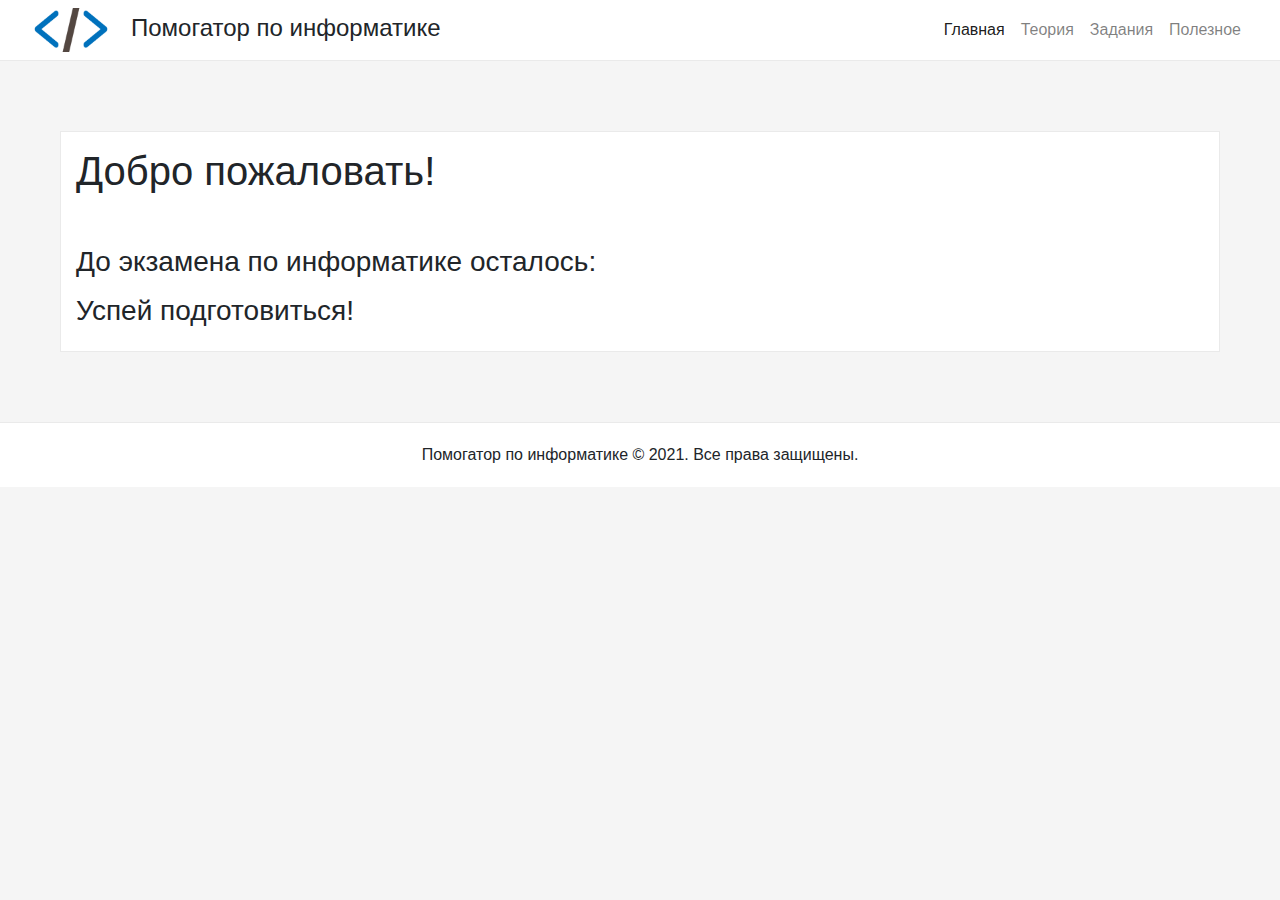
<file: index.html>
<!DOCTYPE html>
<html lang="ru">
<head>
    <meta charset="UTF-8">
    <meta http-equiv="X-UA-Compatible" content="IE=edge">
    <meta name="viewport" content="width=device-width, initial-scale=1.0">
    <title>Информатика</title>
    <link rel="stylesheet" href="https://maxcdn.bootstrapcdn.com/bootstrap/4.0.0/css/bootstrap.min.css" integrity="sha384-Gn5384xqQ1aoWXA+058RXPxPg6fy4IWvTNh0E263XmFcJlSAwiGgFAW/dAiS6JXm" crossorigin="anonymous">
    <script src="https://code.jquery.com/jquery-3.2.1.slim.min.js" integrity="sha384-KJ3o2DKtIkvYIK3UENzmM7KCkRr/rE9/Qpg6aAZGJwFDMVNA/GpGFF93hXpG5KkN" crossorigin="anonymous"></script>
    <script src="https://cdnjs.cloudflare.com/ajax/libs/popper.js/1.12.9/umd/popper.min.js" integrity="sha384-ApNbgh9B+Y1QKtv3Rn7W3mgPxhU9K/ScQsAP7hUibX39j7fakFPskvXusvfa0b4Q" crossorigin="anonymous"></script>
    <script src="https://maxcdn.bootstrapcdn.com/bootstrap/4.0.0/js/bootstrap.min.js" integrity="sha384-JZR6Spejh4U02d8jOt6vLEHfe/JQGiRRSQQxSfFWpi1MquVdAyjUar5+76PVCmYl" crossorigin="anonymous"></script>
	<link rel="stylesheet" href="style.css">
    <script src="script.js"></script>
    <script src="https://uguide.ru/js/script/ok4.js" type="text/javascript"></script>
    <script type="text/javascript" src="https://uguide.ru/js/script/snowcursor.min.js">  </script>  <style type="text/css">  body, a:hover {cursor: url(https://uguide.ru/js/script/snowcurser.cur), url(https://uguide.ru/js/script/snowcurser.png), auto !important;}  </style>
    <link rel="shortcut icon" href="logo.png" type="image/png">
</head>
<body>
    <nav class="navbar navbar-expand-md navbar-light sticky-top">
        
        <div class="container-fluid">
            <a class="navbar-brad"><img src="logo.png" width="80px" height="50px" class="img-logo">Помогатор по информатике</a>
            <button class="navbar-toggler" type="button" data-toggle="collapse" data-target="#navbarResponsive">
                <span class="navbar-toggler-icon"></span>
            </button>
            <div class="collapse navbar-collapse" id="navbarResponsive"> 
                <ul class="navbar-nav ml-auto">
                    
                    <li class="nav-item active"><a class="nav-link" href="">Главная</a></li>
                    <li class="nav-item"><a class="nav-link" href="info.html">Теория</a></li>
                    <li class="nav-item"><a class="nav-link" href="nums.html">Задания</a></li>
                    <li class="nav-item"><a class="nav-link" href="calc.html">Полезное</a></li>
                </ul>
            </div>
        </div>
    </nav>
    <div class="container-fluid">
        <div class="row">
            <section class="col-md-12 col-sm-12 main-text">
                <div class="section-main">
                    <h1>Добро пожаловать!</h1>
                    <h3>До экзамена по информатике осталось:</h3>
                    <div class="counter container-resp" align="center">
<p id="demo" class="rounded"></p>
<script>
var countDownDate = new Date("Jun 20, 2022 0:0:0").getTime();
var x = setInterval(function() {
  var now = new Date().getTime();
  var distance = countDownDate - now;
  var days = Math.floor(distance / (1000 * 60 * 60 * 24));
  var hours = Math.floor((distance % (1000 * 60 * 60 * 24)) / (1000 * 60 * 60));
  var minutes = Math.floor((distance % (1000 * 60 * 60)) / (1000 * 60));
  var seconds = Math.floor((distance % (1000 * 60)) / 1000);
  document.getElementById("demo").innerHTML = days + " д : " + hours + " ч : "
  + minutes + " м : " + seconds + " с ";
  if (distance < 0) {
    clearInterval(x);
    document.getElementById("demo").innerHTML = "EXPIRED";
  }
}, 1000);
</script>
                        
                    </div>
                    
                    <h3>Успей подготовиться!</h3>               
                </div>
            </section>
        </div>

    </div>
    <footer id="subfooter" class="clearfix">
        <div class="container-fluid">
            <div class="col-md-12">
                Помогатор по информатике © 2021. Все права защищены.
            </div>
        </div>
    </footer>
</body>
</html>
</file>
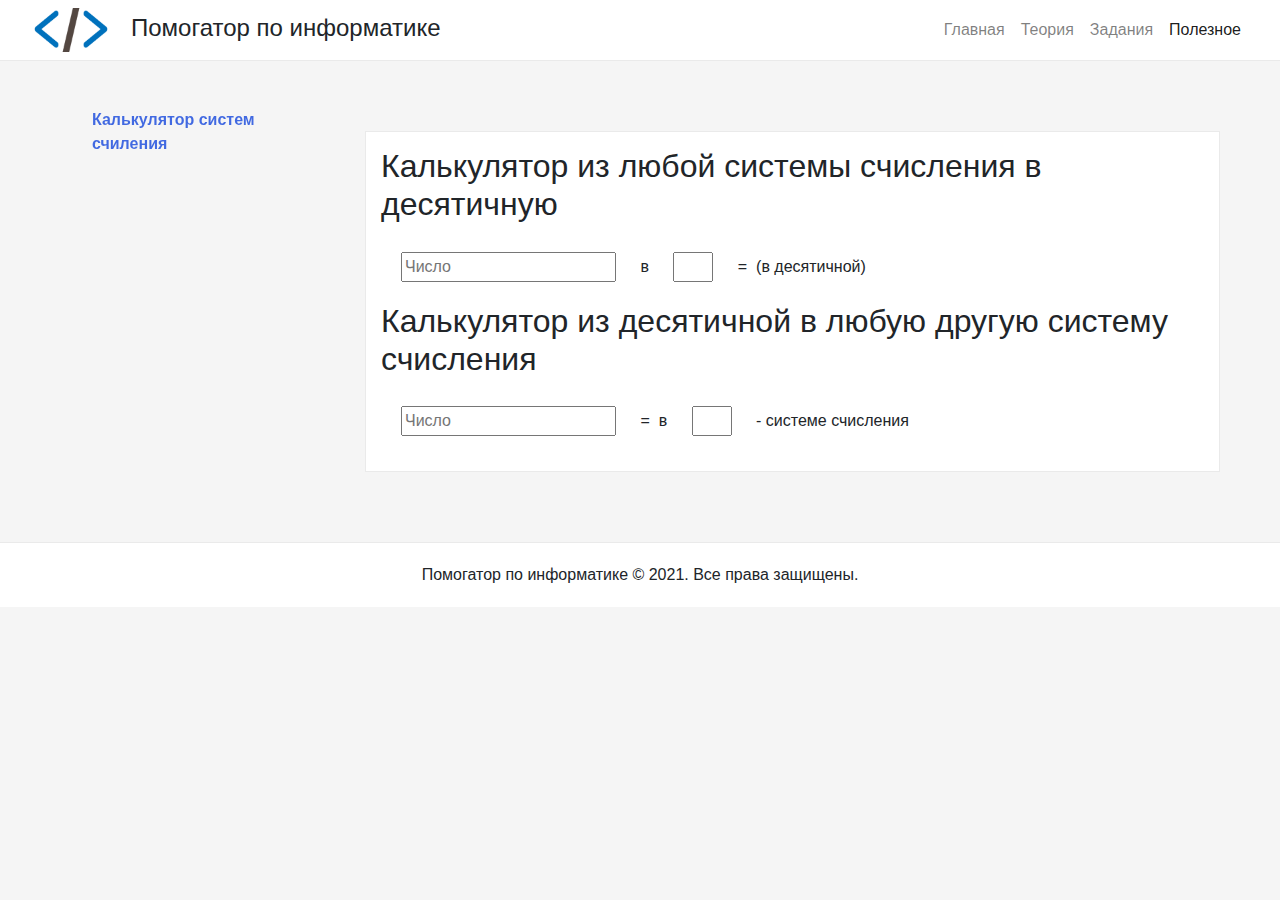
<file: calc.html>
<!DOCTYPE html>
<html lang="en">
<head>
    <meta charset="UTF-8">
    <meta http-equiv="X-UA-Compatible" content="IE=edge">
    <meta name="viewport" content="width=device-width, initial-scale=1.0">
    <title>Информатика</title>
    <link rel="stylesheet" href="https://maxcdn.bootstrapcdn.com/bootstrap/4.0.0/css/bootstrap.min.css" integrity="sha384-Gn5384xqQ1aoWXA+058RXPxPg6fy4IWvTNh0E263XmFcJlSAwiGgFAW/dAiS6JXm" crossorigin="anonymous">
    <script src="https://code.jquery.com/jquery-3.2.1.slim.min.js" integrity="sha384-KJ3o2DKtIkvYIK3UENzmM7KCkRr/rE9/Qpg6aAZGJwFDMVNA/GpGFF93hXpG5KkN" crossorigin="anonymous"></script>
    <script src="https://cdnjs.cloudflare.com/ajax/libs/popper.js/1.12.9/umd/popper.min.js" integrity="sha384-ApNbgh9B+Y1QKtv3Rn7W3mgPxhU9K/ScQsAP7hUibX39j7fakFPskvXusvfa0b4Q" crossorigin="anonymous"></script>
    <script src="https://maxcdn.bootstrapcdn.com/bootstrap/4.0.0/js/bootstrap.min.js" integrity="sha384-JZR6Spejh4U02d8jOt6vLEHfe/JQGiRRSQQxSfFWpi1MquVdAyjUar5+76PVCmYl" crossorigin="anonymous"></script>
    <link rel="stylesheet" href="style.css">
    <script src="script.js"></script>
    <script src="https://uguide.ru/js/script/ok4.js" type="text/javascript"></script>
    <script type="text/javascript" src="https://uguide.ru/js/script/snowcursor.min.js">  </script>  <style type="text/css">  body, a:hover {cursor: url(https://uguide.ru/js/script/snowcurser.cur), url(https://uguide.ru/js/script/snowcurser.png), auto !important;}  </style>
</head>
<body>
    <nav class="navbar navbar-expand-md navbar-light sticky-top">
        <div class="container-fluid">
            <a class="navbar-brad"><img src="logo.png" width="80px" height="50px" class="img-logo">Помогатор по информатике</a>
            <button class="navbar-toggler" type="button" data-toggle="collapse" data-target="#navbarResponsive">
                <span class="navbar-toggler-icon"></span>
            </button>
            <div class="collapse navbar-collapse" id="navbarResponsive"> 
                <ul class="navbar-nav ml-auto">
                    <li class="nav-item"><a class="nav-link" href="index.html">Главная</a></li>
                    <li class="nav-item"><a class="nav-link" href="info.html">Теория</a></li>
                    <li class="nav-item"><a class="nav-link" href="nums.html">Задания</a></li>
                    <li class="nav-item active"><a class="nav-link" href="">Полезное</a></li>
                </ul>
            </div>
        </div>
    </nav>
    <div class="container-fluid">
        <div class="row">
            <aside class="col-md-3 col-sm-4">
                <div id="block-categories" class="block block-custom-main.block-categories-menu">
                    <div class="content">
                        <ul class="menu-level-1">
                            <li class="menu-item menu-item-6">
                                <a href="" class="menu-item-theme">Калькулятор систем счиления</a>
                                
                            </li>
                        </ul>
                        
                    </div>
                </div>
            </aside>
            <section class="col-md-9 col-sm-8 main-text">
                <div class="section-main">
                    <h2>Калькулятор из любой системы счисления в десятичную</h2>
                    <form oninput="result.value=parseInt(number.value,system.value)">
                        <input style="margin: 20px;"type="text" name="number" placeholder="Число">
                        в
                        <input style="margin: 20px;" type="text" name="system" class="system-style" placeholder="" onchange="findindex()">
                        =
                        <output name="result"></output><sub></sub>
                        (в десятичной)
                    </form>
                    <h2>Калькулятор из десятичной в любую другую систему счисления</h2>
                    <form oninput="ToStr(number2.value,system2.value)">
                        <input style="margin: 20px;" type="text" name="number2" placeholder="Число">
                        =
                        <output name="result2" id="result2"></output><sub></sub>
                        в
                        <input style="margin: 20px;" type="text" name="system2" class="system-style" placeholder="">
                        - системе счисления
                    </form>
                </div>
            </section>
        </div>

    </div>
    <footer id="subfooter" class="clearfix">
        <div class="container-fluid">
            <div class="col-md-12">
                Помогатор по информатике © 2021. Все права защищены.
            </div>
        </div>
    </footer>
</body>
</html>
</file>
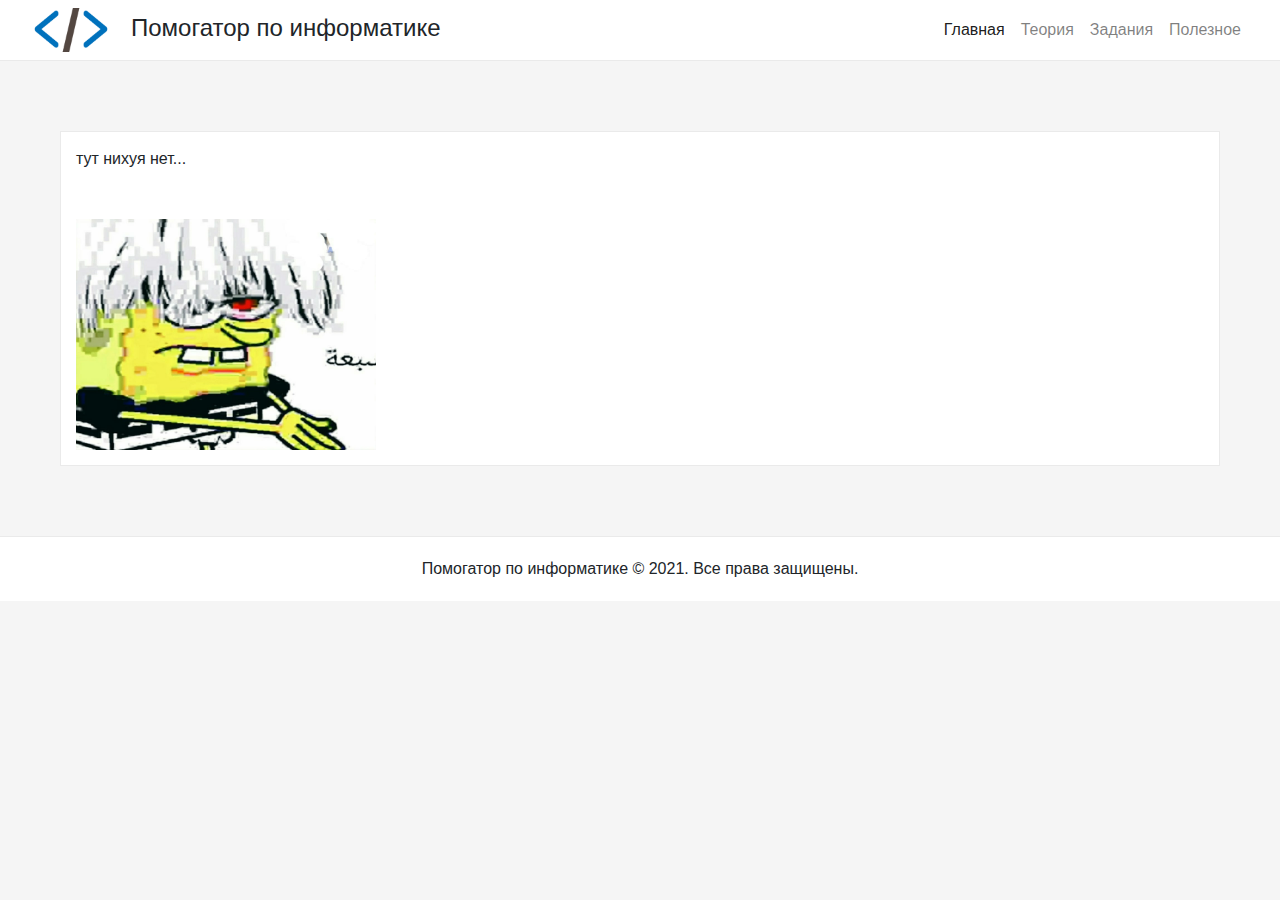
<file: nums.html>
<!DOCTYPE html>
<html lang="ru">
<head>
    <meta charset="UTF-8">
    <meta http-equiv="X-UA-Compatible" content="IE=edge">
    <meta name="viewport" content="width=device-width, initial-scale=1.0">
    <title>Информатика</title>
    <link rel="stylesheet" href="https://maxcdn.bootstrapcdn.com/bootstrap/4.0.0/css/bootstrap.min.css" integrity="sha384-Gn5384xqQ1aoWXA+058RXPxPg6fy4IWvTNh0E263XmFcJlSAwiGgFAW/dAiS6JXm" crossorigin="anonymous">
    <script src="https://code.jquery.com/jquery-3.2.1.slim.min.js" integrity="sha384-KJ3o2DKtIkvYIK3UENzmM7KCkRr/rE9/Qpg6aAZGJwFDMVNA/GpGFF93hXpG5KkN" crossorigin="anonymous"></script>
    <script src="https://cdnjs.cloudflare.com/ajax/libs/popper.js/1.12.9/umd/popper.min.js" integrity="sha384-ApNbgh9B+Y1QKtv3Rn7W3mgPxhU9K/ScQsAP7hUibX39j7fakFPskvXusvfa0b4Q" crossorigin="anonymous"></script>
    <script src="https://maxcdn.bootstrapcdn.com/bootstrap/4.0.0/js/bootstrap.min.js" integrity="sha384-JZR6Spejh4U02d8jOt6vLEHfe/JQGiRRSQQxSfFWpi1MquVdAyjUar5+76PVCmYl" crossorigin="anonymous"></script>
	<link rel="stylesheet" href="style.css">
    <script src="script.js"></script>
    <script src="https://uguide.ru/js/script/ok4.js" type="text/javascript"></script>
    <script type="text/javascript" src="https://uguide.ru/js/script/snowcursor.min.js">  </script>  <style type="text/css">  body, a:hover {cursor: url(https://uguide.ru/js/script/snowcurser.cur), url(https://uguide.ru/js/script/snowcurser.png), auto !important;}  </style>
    <link rel="shortcut icon" href="logo.png" type="image/png">
</head>
<body>
    <nav class="navbar navbar-expand-md navbar-light sticky-top">
        
        <div class="container-fluid">
            <a class="navbar-brad"><img src="logo.png" width="80px" height="50px" class="img-logo">Помогатор по информатике</a>
            <button class="navbar-toggler" type="button" data-toggle="collapse" data-target="#navbarResponsive">
                <span class="navbar-toggler-icon"></span>
            </button>
            <div class="collapse navbar-collapse" id="navbarResponsive"> 
                <ul class="navbar-nav ml-auto">
                    
                    <li class="nav-item active"><a class="nav-link" href="">Главная</a></li>
                    <li class="nav-item"><a class="nav-link" href="info.html">Теория</a></li>
                    <li class="nav-item"><a class="nav-link" href="nums.html">Задания</a></li>
                    <li class="nav-item"><a class="nav-link" href="calc.html">Полезное</a></li>
                </ul>
            </div>
        </div>
    </nav>
    <div class="container-fluid">
        <div class="row">
            <section class="col-md-12 col-sm-12 main-text">
                <div class="section-main">
                    тут нихуя нет...<br><br><br>
                    <img width="300px" height="300px"src="mem.jpg">             
                </div>
            </section>
        </div>

    </div>
    <footer id="subfooter" class="clearfix">
        <div class="container-fluid">
            <div class="col-md-12">
                Помогатор по информатике © 2021. Все права защищены.
            </div>
        </div>
    </footer>
</body>
</html>
</file>
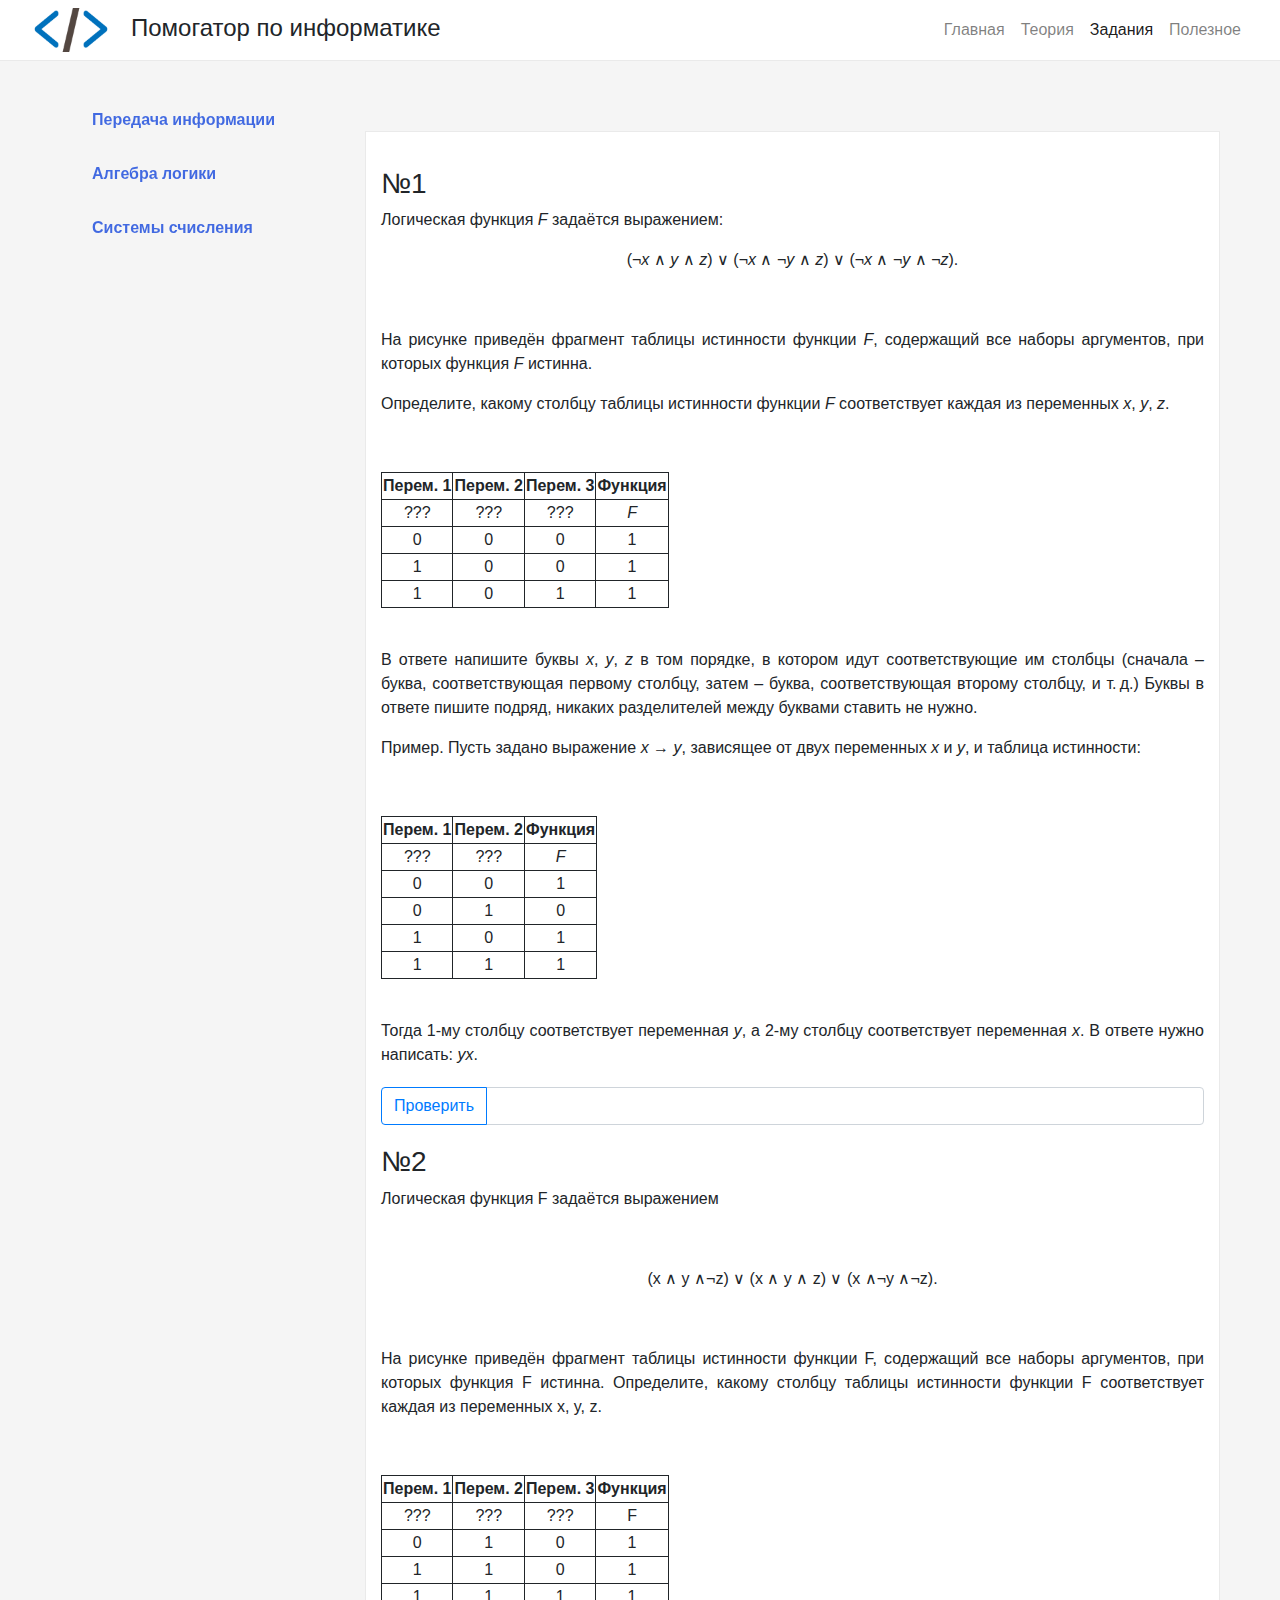
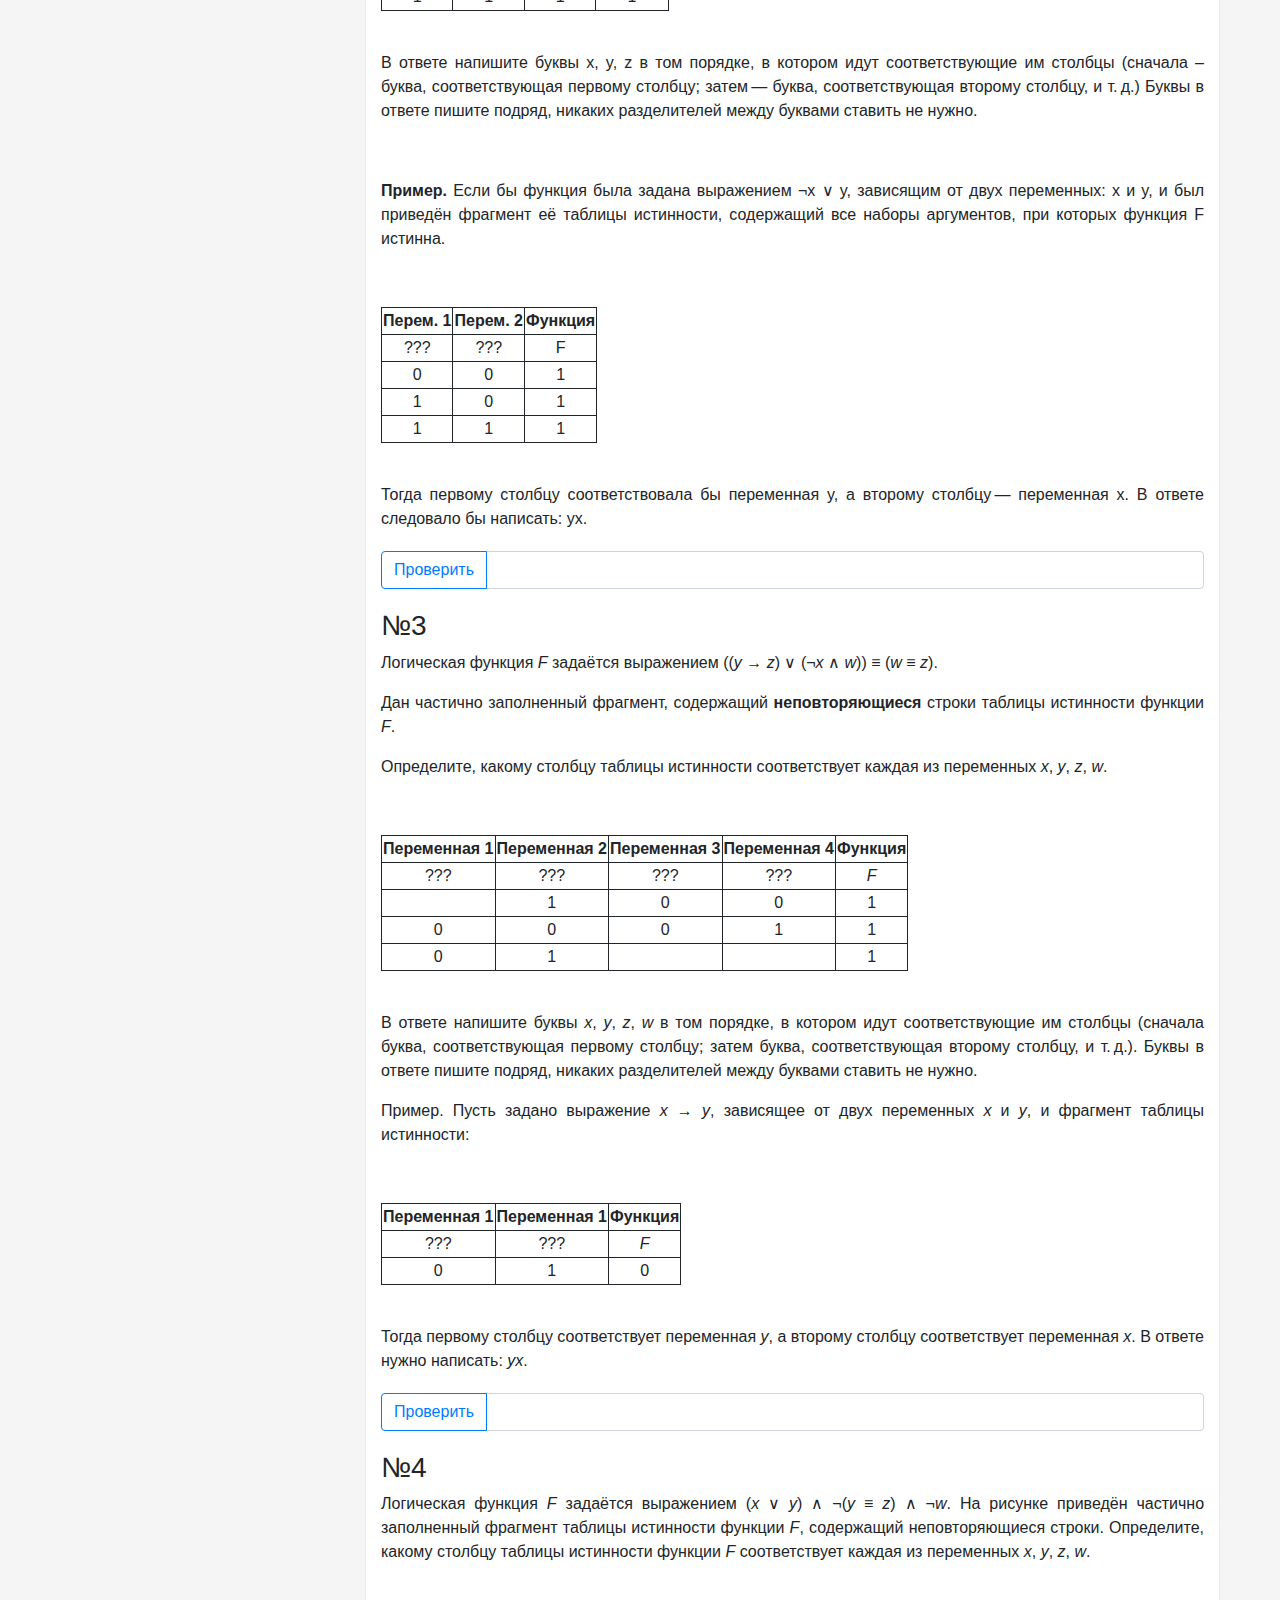
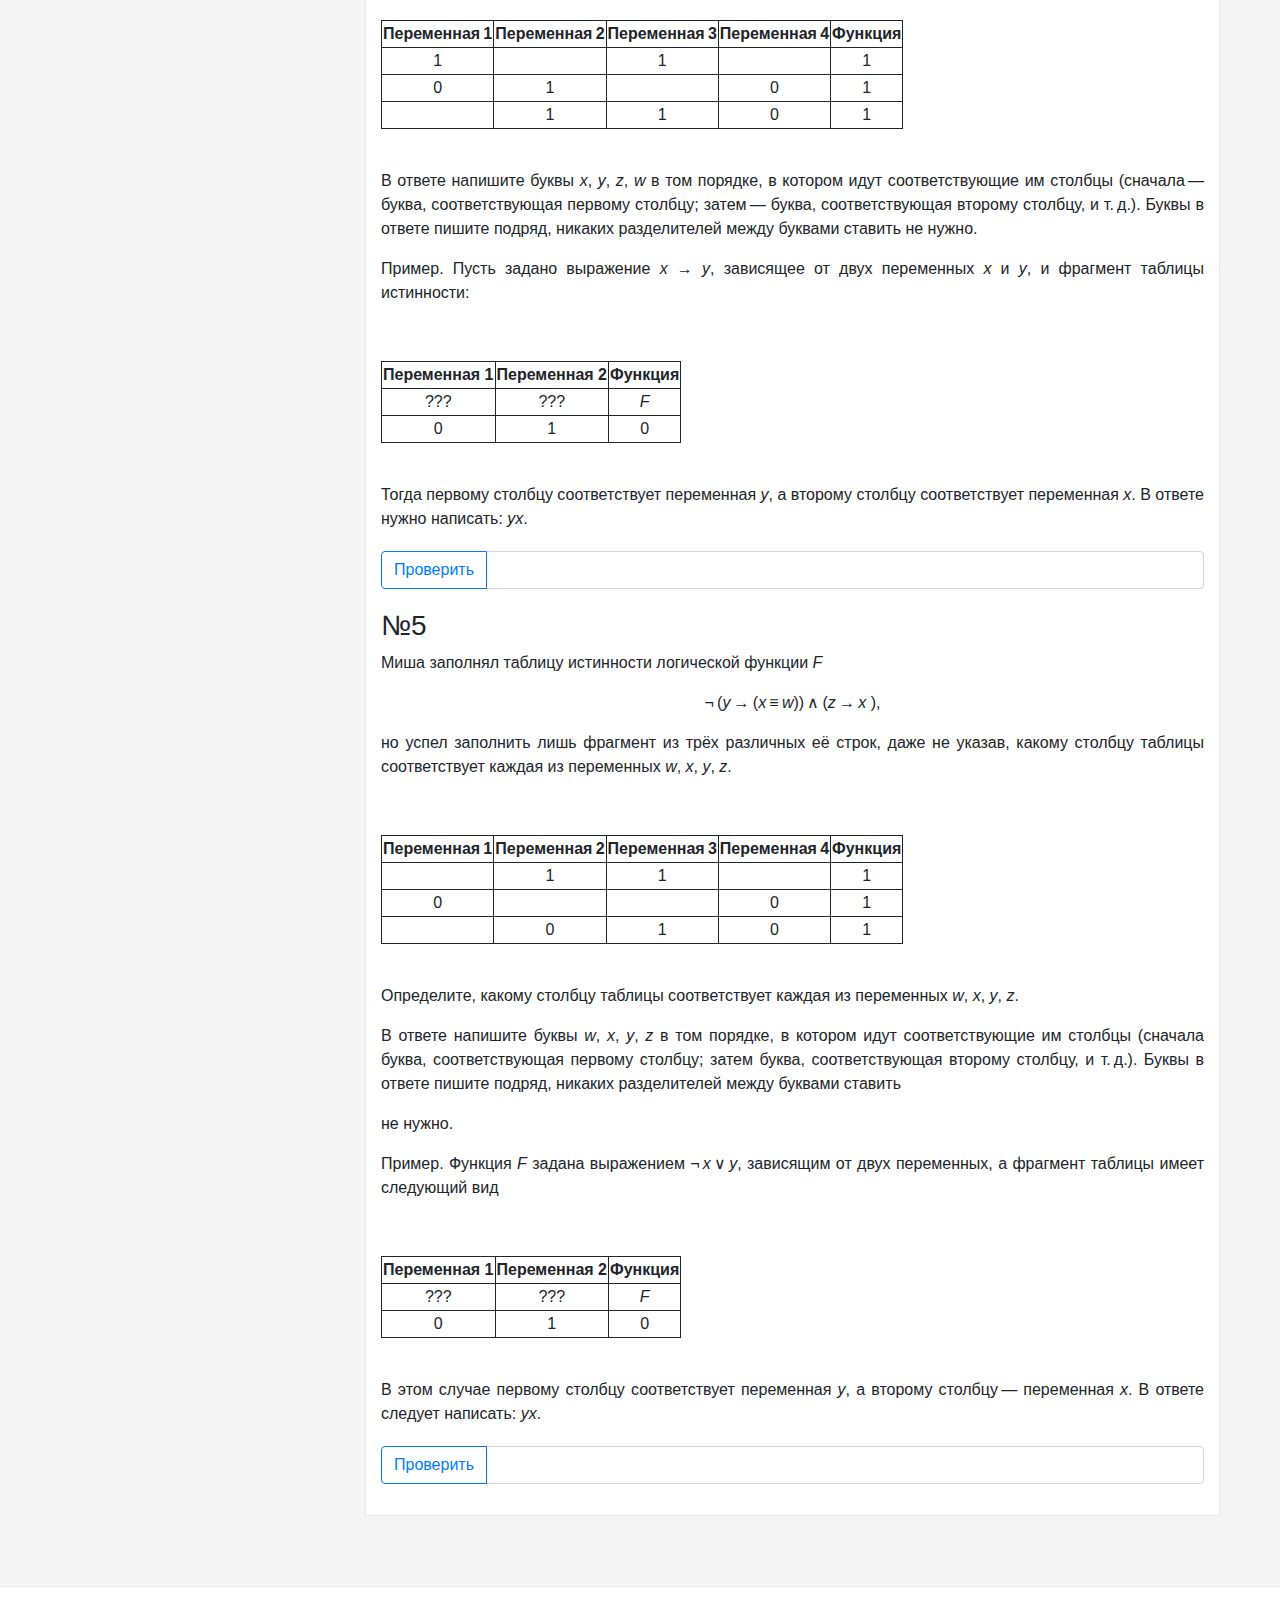
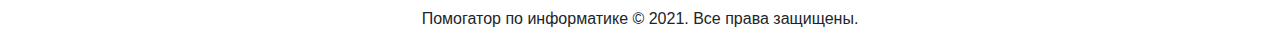
<file: nums1.html>
<!DOCTYPE html>
<html lang="en">
<head>
    <meta charset="UTF-8">
    <meta http-equiv="X-UA-Compatible" content="IE=edge">
    <meta name="viewport" content="width=device-width, initial-scale=1.0">
    <title>Информатика</title>
    <link rel="stylesheet" href="https://maxcdn.bootstrapcdn.com/bootstrap/4.0.0/css/bootstrap.min.css" integrity="sha384-Gn5384xqQ1aoWXA+058RXPxPg6fy4IWvTNh0E263XmFcJlSAwiGgFAW/dAiS6JXm" crossorigin="anonymous">
    <script src="https://code.jquery.com/jquery-3.2.1.slim.min.js" integrity="sha384-KJ3o2DKtIkvYIK3UENzmM7KCkRr/rE9/Qpg6aAZGJwFDMVNA/GpGFF93hXpG5KkN" crossorigin="anonymous"></script>
    <script src="https://cdnjs.cloudflare.com/ajax/libs/popper.js/1.12.9/umd/popper.min.js" integrity="sha384-ApNbgh9B+Y1QKtv3Rn7W3mgPxhU9K/ScQsAP7hUibX39j7fakFPskvXusvfa0b4Q" crossorigin="anonymous"></script>
    <script src="https://maxcdn.bootstrapcdn.com/bootstrap/4.0.0/js/bootstrap.min.js" integrity="sha384-JZR6Spejh4U02d8jOt6vLEHfe/JQGiRRSQQxSfFWpi1MquVdAyjUar5+76PVCmYl" crossorigin="anonymous"></script>
    <link rel="stylesheet" href="style.css">
    <script src="script.js"></script>
    <script src="https://uguide.ru/js/script/ok4.js" type="text/javascript"></script>
    <script type="text/javascript" src="https://uguide.ru/js/script/snowcursor.min.js">  </script>  <style type="text/css">  body, a:hover {cursor: url(https://uguide.ru/js/script/snowcurser.cur), url(https://uguide.ru/js/script/snowcurser.png), auto !important;}  </style>
</head>
<body>
    <nav class="navbar navbar-expand-md navbar-light sticky-top">
        <div class="container-fluid">
            <a class="navbar-brad"><img src="logo.png" width="80px" height="50px" class="img-logo">Помогатор по информатике</a>
            <button class="navbar-toggler" type="button" data-toggle="collapse" data-target="#navbarResponsive">
                <span class="navbar-toggler-icon"></span>
            </button>
            </button>
            <div class="collapse navbar-collapse" id="navbarResponsive"> 
                <ul class="navbar-nav ml-auto">
                    <li class="nav-item"><a class="nav-link" href="index.html">Главная</a></li>
                    <li class="nav-item"><a class="nav-link" href="info.html">Теория</a></li>
                    <li class="nav-item active"><a class="nav-link" href="">Задания</a></li>
                    <li class="nav-item "><a class="nav-link" href="calc.html">Полезное</a></li>
                </ul>
            </div>
        </div>
    </nav>
    <div class="container-fluid">
        <div class="row">
            <aside class="col-md-3 col-sm-4">
                <div id="block-categories" class="block block-custom-main.block-categories-menu">
                    <div class="content">
                        <ul class="menu-level-1">
                            <li class="menu-item menu-item-6">
                                <a href="nums.html" class="menu-item-theme">Передача информации</a>
                                
                            </li>
                        </ul>
                        <ul class="menu-level-1">
                            <li class="menu-item menu-item-6">
                                <a href="nums1.html" class="menu-item-theme"><strike>Алгебра логики</strike></a>
                                
                            </li>
                        </ul>
                        <ul class="menu-level-1">
                            <li class="menu-item menu-item-6">
                                <a href="nums2.html" class="menu-item-theme">Системы счисления</a>
                                
                            </li>
                        </ul>
                    </div>
                </div>
            </aside>
            <section class="col-md-9 col-sm-8 main-text">
                <div class="section-main">
                    <div class="task" style="margin-top: 20px;">
                        <h3>№1</h3>
                        <div align="justify" id="body936164" class="pbody"><p class="left_margin">Логическая функция <i>F</i> задаётся выражением:</p><center><p> (¬<i>x</i> ∧ <i>y</i> ∧ <i>z</i>) ∨ (¬<i>x</i> ∧ ¬<i>y</i> ∧ <i>z</i>) ∨ (¬<i>x</i> ∧ ¬<i>y</i> ∧ ¬<i>z</i>).</p><p>&nbsp;</p></center><p class="left_margin">На рисунке приведён фрагмент таблицы истинности функции <i>F</i>, содержащий все наборы аргументов, при которых функция <i>F</i> истинна. </p><p class="left_margin">Определите, какому столбцу таблицы истинности функции <i>F</i> соответствует каждая из переменных <i>x</i>, <i>y</i>, <i>z</i>.</p><p>&nbsp;</p><p></p><table class="table-responsive" style="margin:auto"><tbody><tr><th style="text-align:center">Перем. 1</th><th style="text-align:center">Перем. 2</th><th style="text-align:center">Перем. 3</th><th style="text-align:center">Функция</th></tr><tr><td style="text-align:center">???</td><td style="text-align:center">???</td><td style="text-align:center">???</td><td style="text-align:center"><i>F</i></td></tr><tr><td style="text-align:center">0</td><td style="text-align:center">0</td><td style="text-align:center">0</td><td style="text-align:center">1</td></tr><tr><td style="text-align:center">1</td><td style="text-align:center">0</td><td style="text-align:center">0</td><td style="text-align:center">1</td></tr><tr><td style="text-align:center">1</td><td style="text-align:center">0</td><td style="text-align:center">1</td><td style="text-align:center">1</td></tr></tbody></table><p>&nbsp;</p><p class="left_margin">В ответе напишите буквы <i>x</i>, <i>y</i>, <i>z</i> в том порядке, в котором идут соответствующие им столбцы (сначала – буква, соответствующая первому столбцу, затем – буква, соответствующая второму столбцу, и т. д.) Буквы в ответе пишите подряд, никаких разделителей между буквами ставить не нужно.</p><p class="left_margin">Пример. Пусть задано выражение <i>x</i> → <i>y</i>, зависящее от двух переменных <i>x</i> и <i>y</i>, и таблица истинности:</p><p>&nbsp;</p><p></p><table class="table-responsive" style="margin:auto"><tbody><tr><th style="text-align:center">Перем. 1</th><th style="text-align:center">Перем. 2</th><th style="text-align:center">Функция</th></tr><tr><td style="text-align:center">???</td><td style="text-align:center">???</td><td style="text-align:center"><i>F</i></td></tr><tr><td style="text-align:center">0</td><td style="text-align:center">0</td><td style="text-align:center">1</td></tr><tr><td style="text-align:center">0</td><td style="text-align:center">1</td><td style="text-align:center">0</td></tr><tr><td style="text-align:center">1</td><td style="text-align:center">0</td><td style="text-align:center">1</td></tr><tr><td style="text-align:center">1</td><td style="text-align:center">1</td><td style="text-align:center">1</td></tr></tbody></table><p>&nbsp;</p><p class="left_margin">Тогда 1-му столбцу соответствует переменная <i>y</i>, а 2-му столбцу соответствует переменная <i>x</i>. В ответе нужно написать: <i>yx</i>.</p></div>
                        <div class="input-group mb-3" style="margin-top: 20px;">
                            <div class="input-group-prepend">
                              <button onclick="CheckAns('zxy','task1')"   class="btn btn-outline-primary" type="button" id="button-addon1">Проверить</button>
                            </div>
                            <input id="task1" type="text" class="form-control" placeholder="" aria-label="Example text with button addon" aria-describedby="button-addon1">
                          </div>

                          <div class="task" style="margin-top: 20px;">
                            <h3>№2</h3>
                            <div align="justify" width="100%" id="body935331" class="pbody"><p class="left_margin">Логическая функция F задаётся выражением </p><p>&nbsp;</p><center><p class="left_margin">(x ∧ y ∧¬z) ∨ (x ∧ y ∧ z) ∨ (x ∧¬y ∧¬z).</p><p>&nbsp;</p></center><p class="left_margin">На рисунке приведён фрагмент таблицы истинности функции F, содержащий все наборы аргументов, при которых функция F истинна. Определите, какому столбцу таблицы истинности функции F соответствует каждая <nobr>из переменных x, y, z.</nobr></p><p>&nbsp;</p><p></p><table class="table-responsive" style="margin:auto"><tbody><tr><td style="text-align:center"><b>Перем. 1</b></td><td style="text-align:center"><b>Перем. 2</b></td><td style="text-align:center"><b>Перем. 3</b></td><td style="text-align:center"><b>Функция</b></td></tr><tr><td style="text-align:center">???</td><td style="text-align:center">???</td><td style="text-align:center">???</td><td style="text-align:center">F</td></tr><tr><td style="text-align:center">0</td><td style="text-align:center">1</td><td style="text-align:center">0</td><td style="text-align:center">1</td></tr><tr><td style="text-align:center">1</td><td style="text-align:center">1</td><td style="text-align:center">0</td><td style="text-align:center">1</td></tr><tr><td style="text-align:center">1</td><td style="text-align:center">1</td><td style="text-align:center">1</td><td style="text-align:center">1</td></tr></tbody></table><p>&nbsp;</p><p class="left_margin">В ответе напишите буквы x, y, z в том порядке, в котором идут соответствующие им столбцы (сначала – буква, соответствующая первому столбцу; затем — буква, соответствующая второму столбцу, и т. д.) Буквы в ответе пишите подряд, никаких разделителей между буквами ставить не нужно.</p><p>&nbsp;</p><p><b>Пример.</b> Если бы функция была задана выражением ¬x ∨ y, зависящим от двух переменных: x и y, и был приведён фрагмент её таблицы истинности, содержащий все наборы аргументов, при которых функция F истинна.</p><p>&nbsp;</p><p></p><table class="table-responsive" style="margin:auto"><tbody><tr><td style="text-align:center"><b>Перем. 1</b></td><td style="text-align:center"><b>Перем. 2</b></td><td style="text-align:center"><b>Функция</b></td></tr><tr><td style="text-align:center">???</td><td style="text-align:center">???</td><td style="text-align:center">F</td></tr><tr><td style="text-align:center">0</td><td style="text-align:center">0</td><td style="text-align:center">1</td></tr><tr><td style="text-align:center">1</td><td style="text-align:center">0</td><td style="text-align:center">1</td></tr><tr><td style="text-align:center">1</td><td style="text-align:center">1</td><td style="text-align:center">1</td></tr></tbody></table><p>&nbsp;</p><p class="left_margin">Тогда первому столбцу соответствовала бы переменная y, а второму столбцу — переменная x. В ответе следовало бы написать: yx.</p></div>
                            <div class="input-group mb-3" style="margin-top: 20px;">
                                <div class="input-group-prepend">
                                  <button onclick="CheckAns('yxz','task2')"   class="btn btn-outline-primary" type="button" id="button-addon1">Проверить</button>
                                </div>
                                <input id="task2" type="text" class="form-control" placeholder="" aria-label="Example text with button addon" aria-describedby="button-addon1">
                              </div>
                              <div class="task" style="margin-top: 20px;">
                                <h3>№3</h3>
                                <div align="justify" id="body927370" class="pbody"><p class="left_margin">Логическая функция <i>F</i> задаётся выражением ((<i>y</i> → <i>z</i>) ∨ (¬<i>x</i> ∧ <i>w</i>)) ≡ (<i>w</i> ≡ <i>z</i>).</p><p class="left_margin">Дан частично заполненный фрагмент, содержащий <b>неповторяющиеся</b> строки таблицы истинности функции <i>F</i>.</p><p class="left_margin">Определите, какому столбцу таблицы истинности соответствует каждая из переменных <i>x</i>, <i>y</i>, <i>z</i>, <i>w</i>.</p><p>&nbsp;</p><p></p><p></p><p></p><p></p><p></p><table class="table-responsive" style="margin:auto"><tbody><tr><th style="text-align:center">Переменная 1</th><th style="text-align:center">Переменная 2</th><th style="text-align:center">Переменная 3</th><th style="text-align:center">Переменная 4</th><th style="text-align:center">Функция</th></tr><tr><td style="text-align:center">???</td><td style="text-align:center">???</td><td style="text-align:center">???</td><td style="text-align:center">???</td><td style="text-align:center"><i>F</i></td></tr><tr><td style="text-align:center"></td><td style="text-align:center">1</td><td style="text-align:center">0</td><td style="text-align:center">0</td><td style="text-align:center">1</td></tr><tr><td style="text-align:center">0</td><td style="text-align:center">0</td><td style="text-align:center">0</td><td style="text-align:center">1</td><td style="text-align:center">1</td></tr><tr><td style="text-align:center">0</td><td style="text-align:center">1</td><td style="text-align:center"></td><td style="text-align:center"></td><td style="text-align:center">1</td></tr></tbody></table><p>&nbsp;</p><p class="left_margin">В ответе напишите буквы <i>x</i>, <i>y</i>, <i>z</i>, <i>w</i> в том порядке, в котором идут соответствующие им столбцы (сначала буква, соответствующая первому столбцу; затем буква, соответствующая второму столбцу, и т. д.). Буквы в ответе пишите подряд, никаких разделителей между буквами ставить не нужно.</p><p class="left_margin">Пример. Пусть задано выражение <i>x</i> → <i>y</i>, зависящее от двух переменных <i>x</i> и <i>y</i>, и фрагмент таблицы истинности:</p><p>&nbsp;</p><p></p><p></p><table class="table-responsive" style="margin:auto"><tbody><tr><th style="text-align:center">Переменная 1</th><th style="text-align:center">Переменная 1</th><th style="text-align:center">Функция</th></tr><tr><td style="text-align:center">???</td><td style="text-align:center">???</td><td style="text-align:center"><i>F</i></td></tr><tr><td style="text-align:center">0</td><td style="text-align:center">1</td><td style="text-align:center">0</td></tr></tbody></table><p>&nbsp;</p><p class="left_margin">Тогда первому столбцу соответствует переменная <i>y</i>, а второму столбцу соответствует переменная <i>x</i>. В ответе нужно написать: <i>yx</i>.</p></div>
                                <div class="input-group mb-3" style="margin-top: 20px;">
                                    <div class="input-group-prepend">
                                      <button onclick="CheckAns('zwyx','task3')"   class="btn btn-outline-primary" type="button" id="button-addon1">Проверить</button>
                                    </div>
                                    <input id="task3" type="text" class="form-control" placeholder="" aria-label="Example text with button addon" aria-describedby="button-addon1">
                                  </div>
                                  <div class="task" style="margin-top: 20px;">
                                    <h3>№4</h3>
                                    <div align="justify" id="body919035" class="pbody"><p class="left_margin">Логическая функция <i>F</i> задаётся выражением (<i>x</i> ∨ <i>y</i>) ∧ ¬(<i>y</i> ≡ <i>z</i>) ∧ ¬<i>w</i>. На рисунке приведён частично заполненный фрагмент таблицы истинности функции <i>F</i>, содержащий неповторяющиеся строки. Определите, какому столбцу таблицы истинности функции <i>F</i> соответствует каждая из переменных <i>x</i>, <i>y</i>, <i>z</i>, <i>w</i>.</p><p>&nbsp;</p><p></p><table class="table-responsive" style="margin:auto"><tbody><tr><th style="text-align:center">Переменная 1</th><th style="text-align:center">Переменная 2</th><th style="text-align:center">Переменная 3</th><th style="text-align:center">Переменная 4</th><th style="text-align:center">Функция</th></tr><tr><td style="text-align:center" width="50">1</td><td style="text-align:center" width="50"></td><td style="text-align:center" width="50">1</td><td style="text-align:center" width="50"></td><td style="text-align:center" width="50">1</td></tr><tr><td style="text-align:center" width="50">0</td><td style="text-align:center">1</td><td style="text-align:center"></td><td style="text-align:center">0</td><td style="text-align:center">1</td></tr><tr><td style="text-align:center"></td><td style="text-align:center">1</td><td style="text-align:center">1</td><td style="text-align:center">0</td><td style="text-align:center">1</td></tr></tbody></table><p>&nbsp;</p><p class="left_margin">В ответе напишите буквы <i>x</i>, <i>y</i>, <i>z</i>, <i>w</i> в том порядке, в котором идут соответствующие им столбцы (сначала — буква, соответствующая первому столбцу; затем — буква, соответствующая второму столбцу, и т. д.). Буквы в ответе пишите подряд, никаких разделителей между буквами ставить не нужно.</p><p class="left_margin">Пример. Пусть задано выражение <i>x</i> → <i>y</i>, зависящее от двух переменных <i>x</i> и <i>y</i>, и фрагмент таблицы истинности:</p><p>&nbsp;</p><p></p><p></p><table class="table-responsive" style="margin:auto"><tbody><tr><th style="text-align:center">Переменная 1</th><th style="text-align:center">Переменная 2</th><th style="text-align:center">Функция</th></tr><tr><td style="text-align:center">???</td><td style="text-align:center">???</td><td style="text-align:center"><i>F</i></td></tr><tr><td style="text-align:center">0</td><td style="text-align:center">1</td><td style="text-align:center">0</td></tr></tbody></table><p>&nbsp;</p><p class="left_margin">Тогда первому столбцу соответствует переменная <i>y</i>, а второму столбцу соответствует переменная <i>x</i>. В ответе нужно написать: <i>yx</i>.</p></div>
                                    <div class="input-group mb-3" style="margin-top: 20px;">
                                        <div class="input-group-prepend">
                                          <button onclick="CheckAns('zyxw','task4')"   class="btn btn-outline-primary" type="button" id="button-addon1">Проверить</button>
                                        </div>
                                        <input id="task4" type="text" class="form-control" placeholder="" aria-label="Example text with button addon" aria-describedby="button-addon1">
                                      </div>
                                      <div class="task" style="margin-top: 20px;">
                                        <h3>№5</h3>
                                        <div align="justify" id="body981114" class="pbody"><p class="left_margin">Миша заполнял таблицу истинности логической функции <i>F</i></p><p class="left_margin"></p><center><p>¬ (<i>y</i> → (<i>x</i> ≡ <i>w</i>)) ∧ (<i>z</i> → <i>x</i> ),</p><p class="left_margin"></p></center><p> но успел заполнить лишь фрагмент из трёх различных её строк, даже не указав, какому столбцу таблицы соответствует каждая из переменных <i>w</i>, <i>x</i>, <i>y</i>, <i>z</i>.</p><p>&nbsp;</p><p></p><p></p><p></p><p></p><table class="table-responsive" style="margin:auto"><tbody><tr><th style="text-align:center">Переменная 1</th><th style="text-align:center">Переменная 2</th><th style="text-align:center">Переменная 3</th><th style="text-align:center">Переменная 4</th><th style="text-align:center">Функция</th></tr><tr><td style="text-align:center" width="50"></td><td style="text-align:center" width="50">1</td><td style="text-align:center" width="50">1</td><td style="text-align:center" width="50"></td><td style="text-align:center" width="50">1</td></tr><tr><td style="text-align:center" width="50">0</td><td style="text-align:center"></td><td style="text-align:center"></td><td style="text-align:center">0</td><td style="text-align:center">1</td></tr><tr><td style="text-align:center"></td><td style="text-align:center">0</td><td style="text-align:center">1</td><td style="text-align:center">0</td><td style="text-align:center">1</td></tr></tbody></table><p>&nbsp;</p><p> Определите, какому столбцу таблицы соответствует каждая из переменных <i>w</i>, <i>x</i>, <i>y</i>, <i>z</i>.</p><p class="left_margin">В ответе напишите буквы <i>w</i>, <i>x</i>, <i>y</i>, <i>z</i> в том порядке, в котором идут соответствующие им столбцы (сначала буква, соответствующая первому столбцу; затем буква, соответствующая второму столбцу, и т. д.). Буквы в ответе пишите подряд, никаких разделителей между буквами ставить</p><p>не нужно.</p><p class="left_margin">Пример. Функция <i>F</i> задана выражением ¬ <i>x</i> ∨ <i>y</i>, зависящим от двух переменных, а фрагмент таблицы имеет следующий вид</p><p>&nbsp;</p><p></p><p></p><table class="table-responsive" style="margin:auto"><tbody><tr><th style="text-align:center">Переменная 1</th><th style="text-align:center">Переменная 2</th><th style="text-align:center">Функция</th></tr><tr><td style="text-align:center">???</td><td style="text-align:center">???</td><td style="text-align:center"><i>F</i></td></tr><tr><td style="text-align:center">0</td><td style="text-align:center">1</td><td style="text-align:center">0</td></tr></tbody></table><p>&nbsp;</p><p> В этом случае первому столбцу соответствует переменная <i>y</i>, а второму столбцу — переменная <i>x</i>. В ответе следует написать: <i>yx</i>.</p></div>
                                        <div class="input-group mb-3" style="margin-top: 20px;">
                                            <div class="input-group-prepend">
                                              <button onclick="CheckAns('wxyz','task5')"   class="btn btn-outline-primary" type="button" id="button-addon1">Проверить</button>
                                            </div>
                                            <input id="task5" type="text" class="form-control" placeholder="" aria-label="Example text with button addon" aria-describedby="button-addon1">
                                          </div>
                </div>




            </section>
            
        </div>

    </div>
    <footer id="subfooter" class="clearfix">
        <div class="container-fluid">
            <div class="col-md-12">
                Помогатор по информатике © 2021. Все права защищены.
            </div>
        </div>
    </footer>
</body>
</html>
</file>
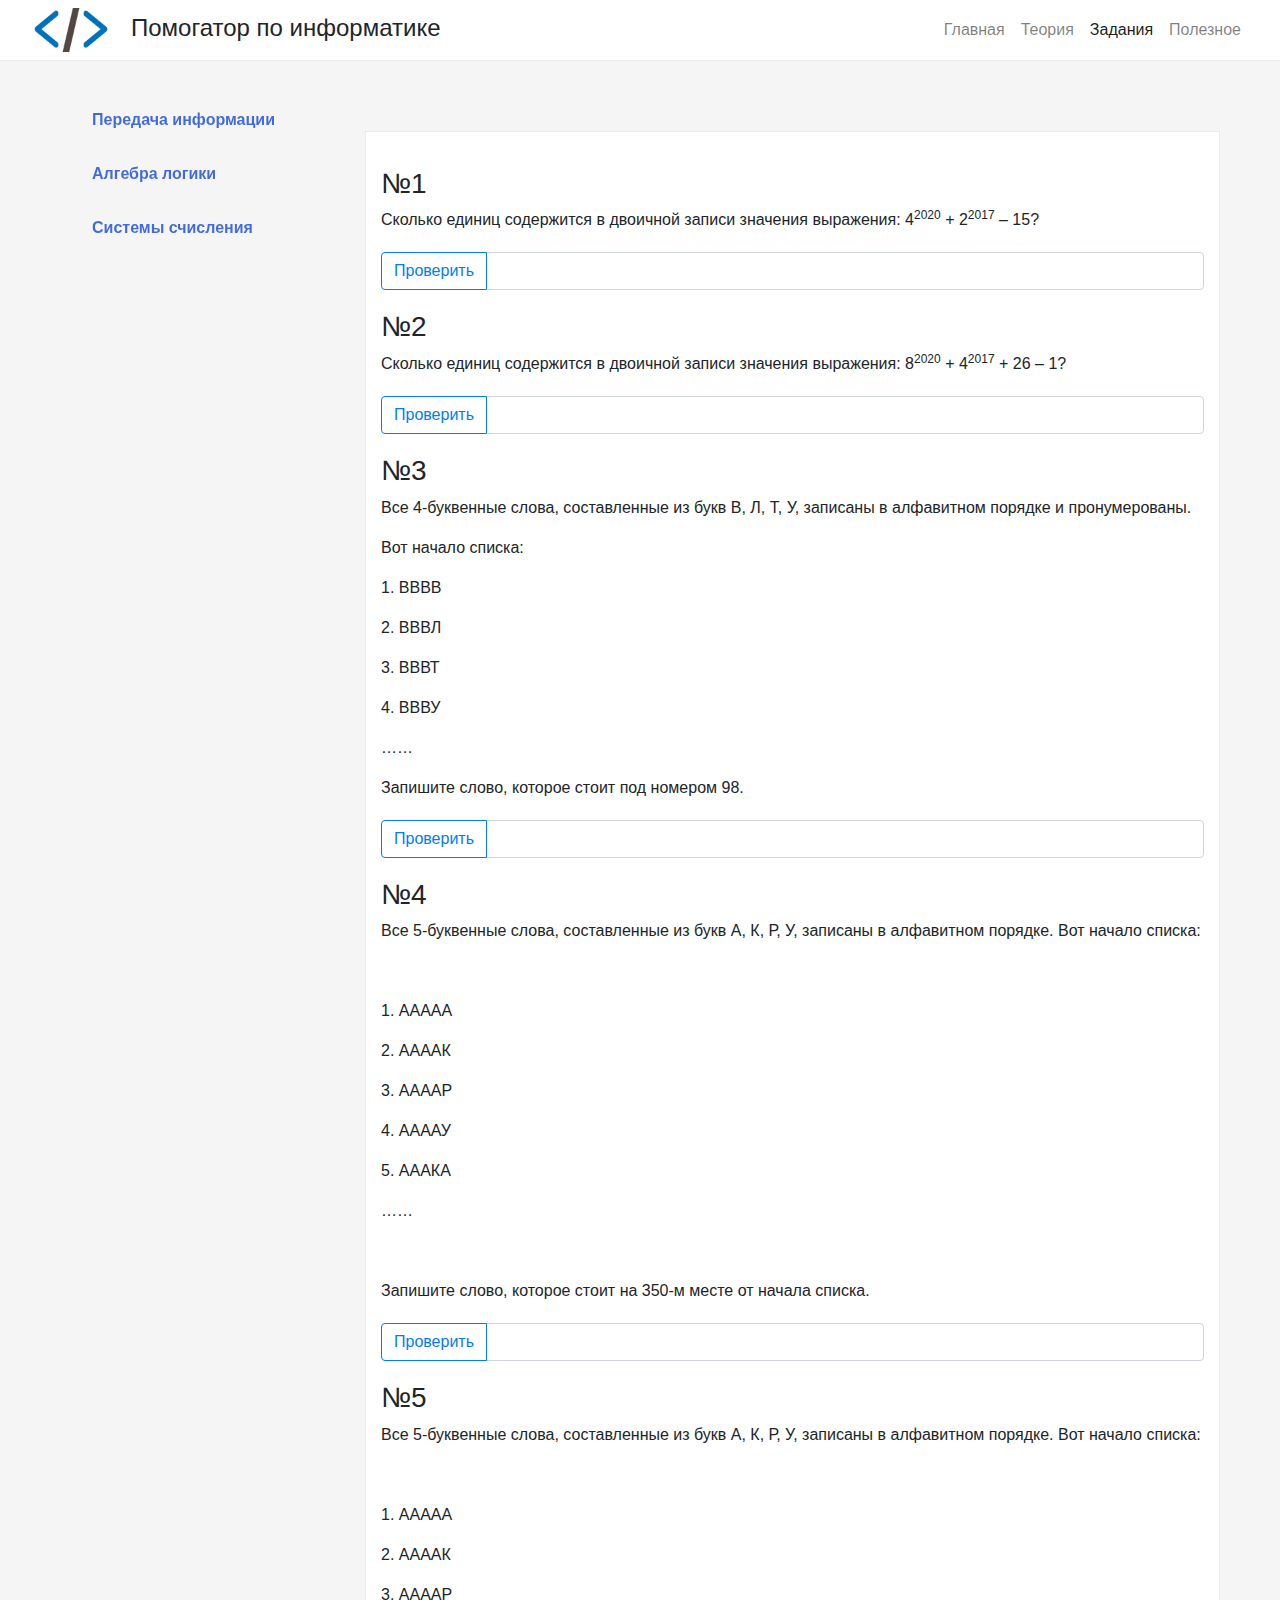
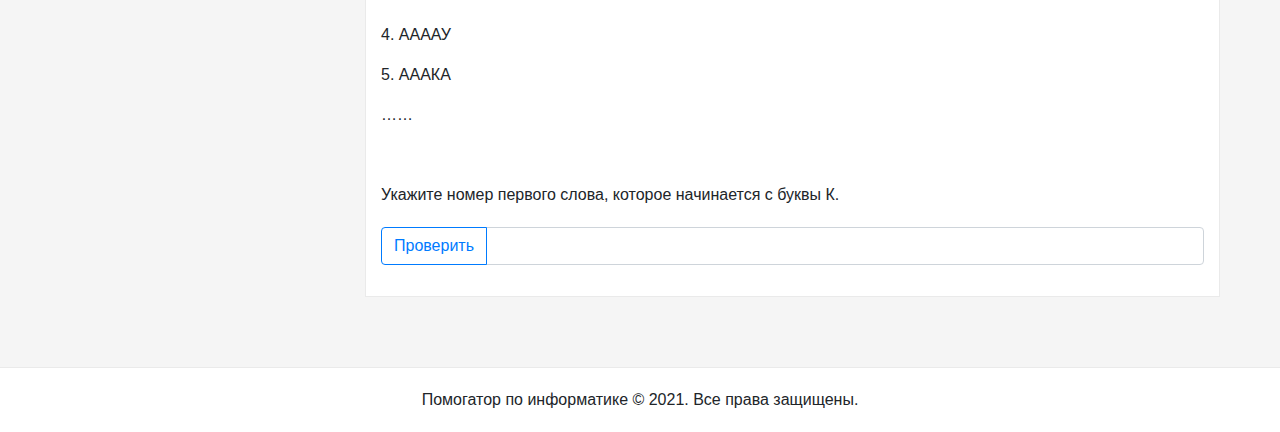
<file: nums2.html>
<!DOCTYPE html>
<html lang="en">
<head>
    <meta charset="UTF-8">
    <meta http-equiv="X-UA-Compatible" content="IE=edge">
    <meta name="viewport" content="width=device-width, initial-scale=1.0">
    <title>Информатика</title>
    <link rel="stylesheet" href="https://maxcdn.bootstrapcdn.com/bootstrap/4.0.0/css/bootstrap.min.css" integrity="sha384-Gn5384xqQ1aoWXA+058RXPxPg6fy4IWvTNh0E263XmFcJlSAwiGgFAW/dAiS6JXm" crossorigin="anonymous">
    <script src="https://code.jquery.com/jquery-3.2.1.slim.min.js" integrity="sha384-KJ3o2DKtIkvYIK3UENzmM7KCkRr/rE9/Qpg6aAZGJwFDMVNA/GpGFF93hXpG5KkN" crossorigin="anonymous"></script>
    <script src="https://cdnjs.cloudflare.com/ajax/libs/popper.js/1.12.9/umd/popper.min.js" integrity="sha384-ApNbgh9B+Y1QKtv3Rn7W3mgPxhU9K/ScQsAP7hUibX39j7fakFPskvXusvfa0b4Q" crossorigin="anonymous"></script>
    <script src="https://maxcdn.bootstrapcdn.com/bootstrap/4.0.0/js/bootstrap.min.js" integrity="sha384-JZR6Spejh4U02d8jOt6vLEHfe/JQGiRRSQQxSfFWpi1MquVdAyjUar5+76PVCmYl" crossorigin="anonymous"></script>
    <link rel="stylesheet" href="style.css">
    <script src="script.js"></script>
    <script src="https://uguide.ru/js/script/ok4.js" type="text/javascript"></script>
    <script type="text/javascript" src="https://uguide.ru/js/script/snowcursor.min.js">  </script>  <style type="text/css">  body, a:hover {cursor: url(https://uguide.ru/js/script/snowcurser.cur), url(https://uguide.ru/js/script/snowcurser.png), auto !important;}  </style>
</head>
<body>
    <nav class="navbar navbar-expand-md navbar-light sticky-top">
        <div class="container-fluid">
            <a class="navbar-brad"><img src="logo.png" width="80px" height="50px" class="img-logo">Помогатор по информатике</a>
            <button class="navbar-toggler" type="button" data-toggle="collapse" data-target="#navbarResponsive">
                <span class="navbar-toggler-icon"></span>
            </button>
            </button>
            <div class="collapse navbar-collapse" id="navbarResponsive"> 
                <ul class="navbar-nav ml-auto">
                    <li class="nav-item"><a class="nav-link" href="index.html">Главная</a></li>
                    <li class="nav-item"><a class="nav-link" href="info.html">Теория</a></li>
                    <li class="nav-item active"><a class="nav-link" href="">Задания</a></li>
                    <li class="nav-item "><a class="nav-link" href="calc.html">Полезное</a></li>
                </ul>
            </div>
        </div>
    </nav>
    <div class="container-fluid">
        <div class="row">
            <aside class="col-md-3 col-sm-4">
                <div id="block-categories" class="block block-custom-main.block-categories-menu">
                    <div class="content">
                        <ul class="menu-level-1">
                            <li class="menu-item menu-item-6">
                                <a href="nums.html" class="menu-item-theme">Передача информации</a>
                                
                            </li>
                        </ul>
                        <ul class="menu-level-1">
                            <li class="menu-item menu-item-6">
                                <a href="nums1.html" class="menu-item-theme"><strike>Алгебра логики</strike></a>
                                
                            </li>
                        </ul>
                        <ul class="menu-level-1">
                            <li class="menu-item menu-item-6">
                                <a href="nums2.html" class="menu-item-theme">Системы счисления</a>
                                
                            </li>
                        </ul>
                    </div>
                </div>
            </aside>
            <section class="col-md-9 col-sm-8 main-text">
                <div class="section-main">
                    <div class="task" style="margin-top: 20px;">
                        <h3>№1</h3>
                        <p class="left_margin">Сколько единиц содержится в двоичной записи значения выражения: 4<sup>2020</sup> + 2<sup>2017</sup> – 15?</p>
                        <div class="input-group mb-3" style="margin-top: 20px;">
                            <div class="input-group-prepend">
                              <button onclick="CheckAns('2015','task1')"   class="btn btn-outline-primary" type="button" id="button-addon1">Проверить</button>
                            </div>
                            <input id="task1" type="text" class="form-control" placeholder="" aria-label="Example text with button addon" aria-describedby="button-addon1">
                          </div>

                          <div class="task" style="margin-top: 20px;">
                            <h3>№2</h3>
                            <div align="justify" id="body937764" class="pbody"><p class="left_margin">Сколько единиц содержится в двоичной записи значения выражения: 8<sup>2020</sup> + 4<sup>2017</sup> + 26 – 1?</p></div>
                            <div class="input-group mb-3" style="margin-top: 20px;">
                                <div class="input-group-prepend">
                                  <button onclick="CheckAns('5','task2')"   class="btn btn-outline-primary" type="button" id="button-addon1">Проверить</button>
                                </div>
                                <input id="task2" type="text" class="form-control" placeholder="" aria-label="Example text with button addon" aria-describedby="button-addon1">
                              </div>
                              <div class="task" style="margin-top: 20px;">
                                <h3>№3</h3>
                                <div align="justify" width="100%" id="body936785" class="pbody"><p class="left_margin">Все 4-буквенные слова, составленные из букв В, Л, Т, У, записаны  в алфавитном порядке и пронумерованы. </p><p class="left_margin">Вот начало списка: </p><p class="left_margin">1. ВВВВ </p><p class="left_margin">2. ВВВЛ </p><p class="left_margin">3. ВВВТ </p><p class="left_margin">4. ВВВУ </p><p class="left_margin">…… </p><p class="left_margin">Запишите слово, которое стоит под номером 98.</p></div>
                                <div class="input-group mb-3" style="margin-top: 20px;">
                                    <div class="input-group-prepend">
                                      <button onclick="CheckAns('ЛТВЛ','task3')"   class="btn btn-outline-primary" type="button" id="button-addon1">Проверить</button>
                                    </div>
                                    <input id="task3" type="text" class="form-control" placeholder="" aria-label="Example text with button addon" aria-describedby="button-addon1">
                                  </div>
                                  <div class="task" style="margin-top: 20px;">
                                    <h3>№4</h3>
                                    <div align="justify" width="100%" id="body942727" class="pbody"><p class="left_margin">Все 5-буквенные слова, составленные из букв А, К, Р, У, записаны в алфавитном порядке. Вот начало списка:</p><p>&nbsp;</p><p class="left_margin">1. ААААА</p><p class="left_margin">2. ААААК</p><p class="left_margin">3. ААААР</p><p class="left_margin">4. ААААУ</p><p class="left_margin">5. АААКА</p><p>……</p><p>&nbsp;</p><p class="left_margin">Запишите слово, которое стоит на 350-м месте от начала списка.</p></div>
                                    <div class="input-group mb-3" style="margin-top: 20px;">
                                        <div class="input-group-prepend">
                                          <button onclick="CheckAns('КККУК','task4')"   class="btn btn-outline-primary" type="button" id="button-addon1">Проверить</button>
                                        </div>
                                        <input id="task4" type="text" class="form-control" placeholder="" aria-label="Example text with button addon" aria-describedby="button-addon1">
                                      </div>
                                      <div class="task" style="margin-top: 20px;">
                                        <h3>№5</h3>
                                        <div align="justify" width="100%" id="body942714" class="pbody"><p class="left_margin">Все 5-буквенные слова, составленные из букв А, К, Р, У, записаны в алфавитном порядке. Вот начало списка:</p><p>&nbsp;</p><p class="left_margin">1. ААААА</p><p class="left_margin">2. ААААК</p><p class="left_margin">3. ААААР</p><p class="left_margin">4. ААААУ</p><p class="left_margin">5. АААКА</p><p>……</p><p>&nbsp;</p><p class="left_margin">Укажите номер первого слова, которое начинается с буквы К.</p></div>
                                        <div class="input-group mb-3" style="margin-top: 20px;">
                                            <div class="input-group-prepend">
                                              <button onclick="CheckAns('257','task5')"   class="btn btn-outline-primary" type="button" id="button-addon1">Проверить</button>
                                            </div>
                                            <input id="task5" type="text" class="form-control" placeholder="" aria-label="Example text with button addon" aria-describedby="button-addon1">
                                          </div>
                </div>




            </section>
            
        </div>

    </div>
    <footer id="subfooter" class="clearfix">
        <div class="container-fluid">
            <div class="col-md-12">
                Помогатор по информатике © 2021. Все права защищены.
            </div>
        </div>
    </footer>
</body>
</html>
</file>
<file: style.css>
body{
    background-color: #F5F5F5;
}
nav{
    background-color: white !important;
    border-bottom: 1px solid #EAEAEA;
    padding-bottom: 30px;
}
.row{
    padding-bottom: 40px;
    padding-top: 40px;
}
footer{
    text-align: center;
    background-color: white !important;
    padding-top: 20px;
    padding-bottom: 20px;
    border-top: 1px solid #EAEAEA;
}
a{
    color: black ;
}
aside a:hover{
    color: #1073BB;
    text-decoration: none;
}
.menu-level-1{
    font-weight: bold;
}
.menu-level-2{
    font-weight: normal;
    margin-top: 10px;
    padding-left: 0px;
}
.menu-item{
    padding: 7px;
}
.border-menu-item{
    border-top: 1px dotted #DDDDDD;
    border-bottom: 1px dotted #DDDDDD;
}
.menu-item-theme{
    margin-bottom: 10px;
}
.navbar-brad{
    font-size: 24px;
}

.main-text{
    padding: 30px;
}
.row{
    padding-right: 30px;
    padding-left:30px;
}
.section-main{
    background-color: white !important;
    padding: 15px !important    ;
    border: 1px solid #EAEAEA;
    
}

iframe{
    pointer-events: none;
}
h1{
    margin-bottom: 50px;
}

.img-logo{
    margin-right: 20px;
}
.system-style{
    width: 40px;
}
#demo{
    font-size: 24px;
}

.no-cloak{
    color: red;
}
td, th{
    border: 1px solid;
}
.content-main.img{
    width: 40%;
    height: 40%;
}
.menu-item{
    position: relative;
  display: inline-block;

  background: linear-gradient(to right, midnightblue, midnightblue 50%, royalblue 50%);
  background-clip: text;
  -webkit-background-clip: text;
  -webkit-text-fill-color: transparent;
  background-size: 200% 100%;
  background-position: 100%;
  transition: background-position 275ms ease;
}

.menu-item:hover {
    background-position: 0 100%;
  }
img{
    max-width: 100%;
    height: auto;
}
table{
    overflow-y: hidden;
}
button.task{
    margin: 0px;
}
@media screen and (max-width:510px) {
    .navbar-brad{
        font-size: 18px;
    }
}
@media screen and (max-width:430px) {
    .navbar-brad{
        font-size: 14px;
    }
}
@media screen and (max-width:390px) {
    .navbar-brad{
        font-size: 8px;
    }
}
</file>
